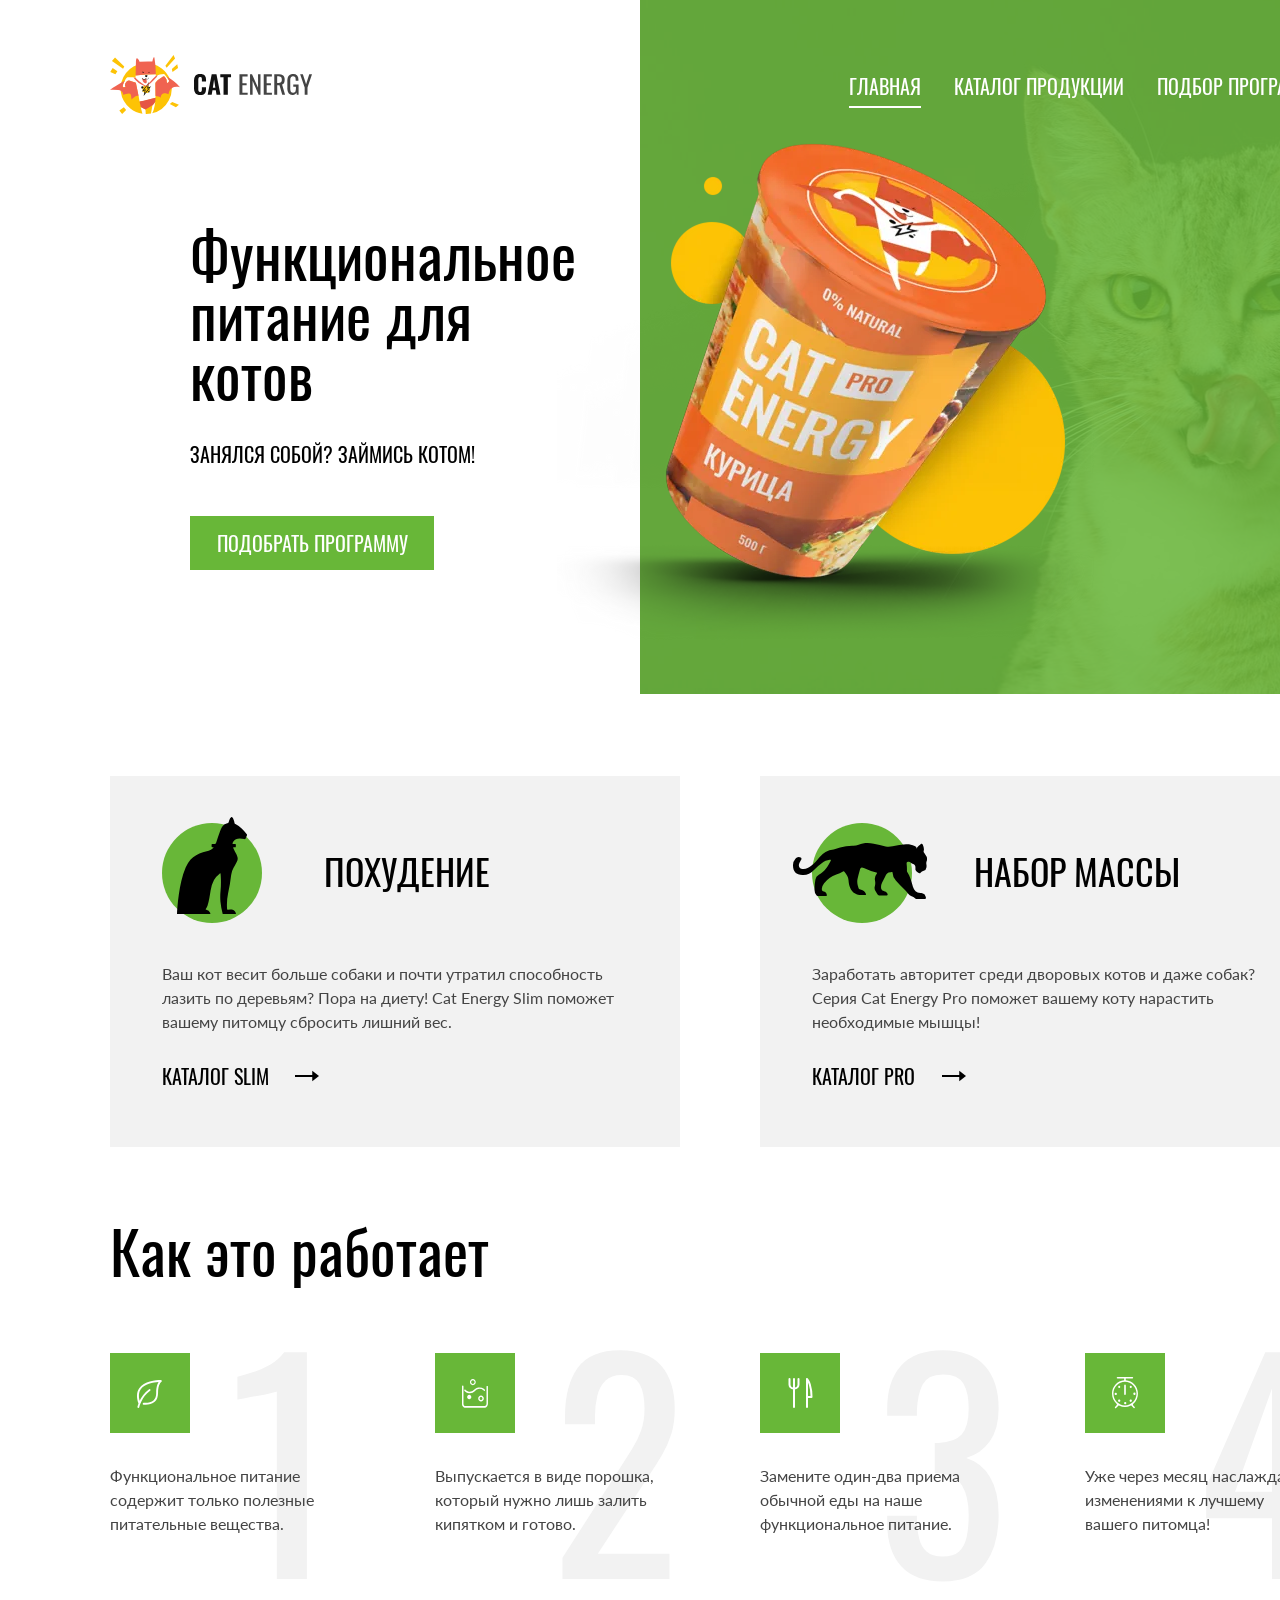
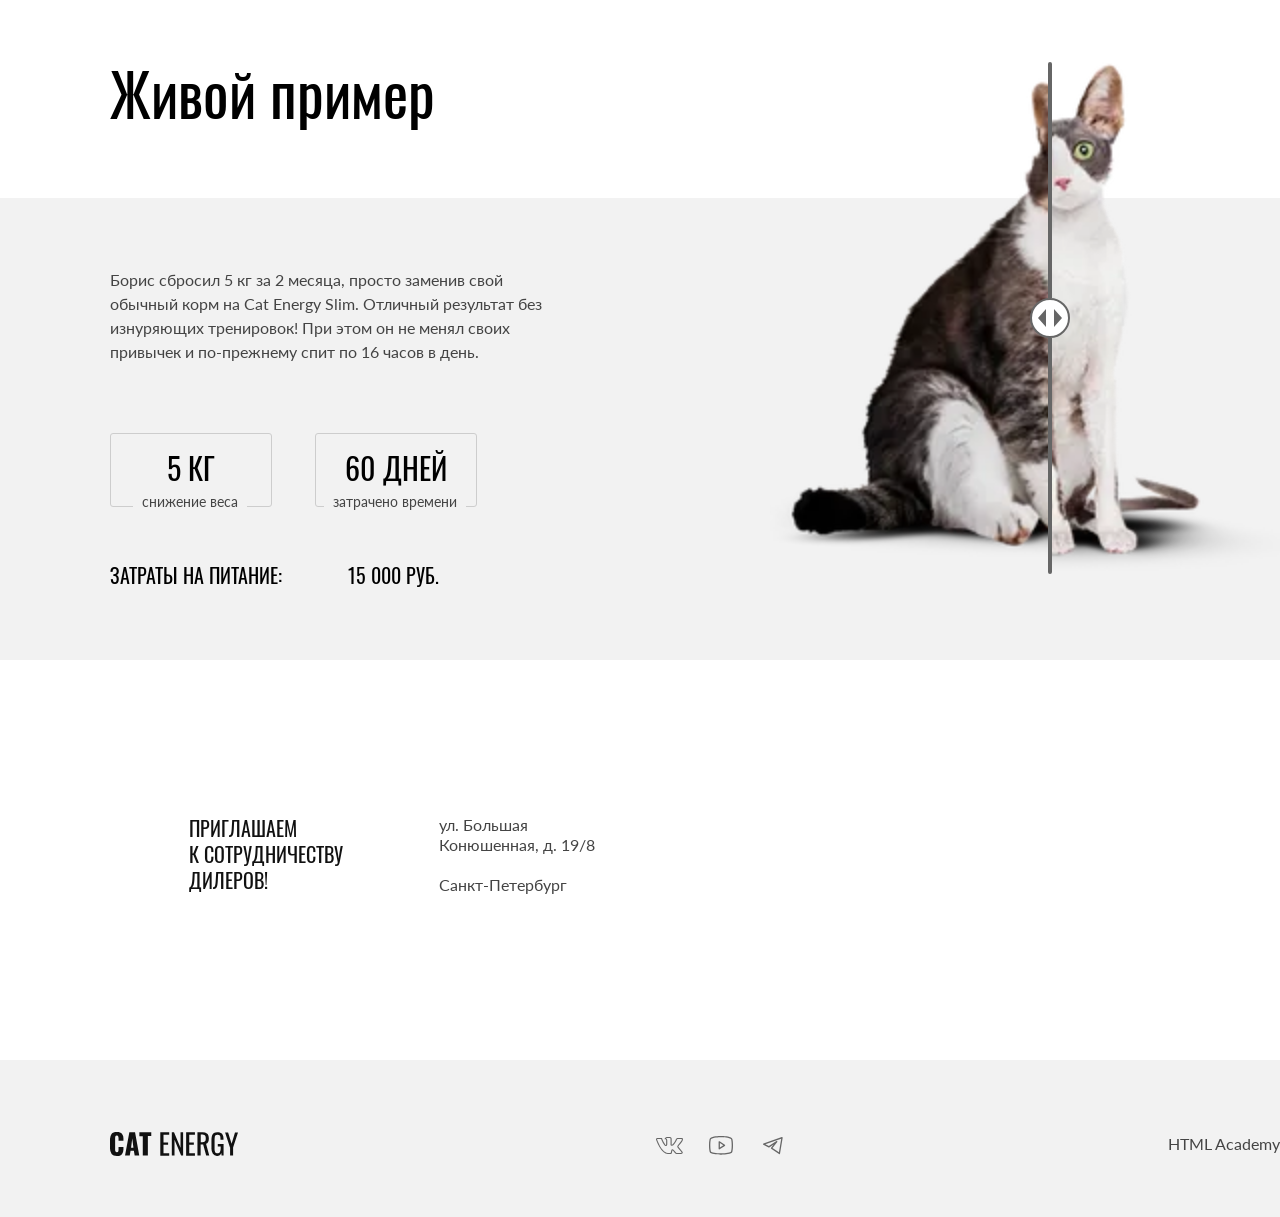
<file: index.html>
<!DOCTYPE html><html class="page" lang="ru"><head><meta charset="UTF-8"><title>cat-energy</title><meta name="viewport" content="width=device-width,initial-scale=1"><link rel="stylesheet" href="styles/styles.css"><script src="scripts/index.js" defer="defer"></script><link rel="icon" href="favicon.ico"><link rel="icon" href="favicons/favicon.svg" type="image/svg+xml"><link rel="apple-touch-icon" href="favicons/apple-icon-180x180.png"><link rel="manifest" href="manifest.webmanifest"><link rel="preload" href="fonts/lato/Lato-Regular.woff2" as="font" type="font/woff2" crossorigin="anonymous"><link rel="preload" href="fonts/oswald/oswaldregular.woff2" as="font" type="font/woff2" crossorigin="anonymous"></head><body class="page__body"><header class="header" data-test="header"><div class="container"><nav class="main-nav main-nav--on main-nav--nojs"><div class="main-nav__logo-container"><a class="main-nav__logo-link" href="index.html"><picture><source media="(min-width: 1200px)" width="70" height="59" type="image/svg+xml" srcset="images/cat-logo-desktop.svg"><source media="(min-width: 768px)" width="60" height="50" type="image/svg+xml" srcset="images/cat-logo-tablet.svg"><img class="header__logo-img" src="images/cat-logo-mobile.svg" alt="логотип сайта" width="33" height="38"></picture></a><a class="header__logo-text-link" href="index.html"><picture><source media="(min-width:1200px)" width="118" height="21" type="image/svg+xml" srcset="images/cat-logo-text-desktop.svg"><img class="header__logo-text logo-text" src="images/cat-logo-text.svg" alt="текстовый логотип сайта" width="101" height="18"></picture></a></div><button class="main-nav__toggle" type="button"><span class="visually-hidden">Переключатель меню</span></button><ul class="main-nav__list"><li class="main-nav__item main-nav__item--active"><a href="#">главная</a></li><li class="main-nav__item"><a href="catalog.html">каталог продукции</a></li><li class="main-nav__item"><a href="#">подбор программы</a></li></ul></nav></div><div class="header__cat-feed"></div></header><main class="main-container"><section class="choose" data-test="hero"><div class="container"><div class="choose__description"><h1 class="choose__title">Функциональное питание для котов</h1><p class="choose__slogon">Занялся собой? Займись котом!</p></div><picture><source type="image/webp" media="(min-width:1200px)" width="552" height="499" srcset="images/cat-feed-desktop@1x.webp, images/cat-feed-desktop@2x.webp 2x"><source type="image/webp" media="(min-width:768px)" width="709" height="609" srcset="images/cat-feed-tablet@1x.webp, images/cat-feed-tablet@2x.webp 2x"><source type="image/webp" width="280" height="270" srcset="images/cat-feed-mobile@1x.webp, images/cat-feed-mobile@2x.webp 2x"><source media="(min-width:1200px)" width="552" height="499" type="image/png" srcset="images/cat-feed-desktop@1x.png, images/cat-feed-desktop@2x.png 2x"><source media="(min-width:768px)" width="709" height="609" srcset="images/cat-feed-tablet@1x.jpg, images/cat-feed-tablet@2x.jpg 2x" type="image/jpeg"><img class="choose__img" src="images/cat-feed-mobile@1x.png" alt="фото корма от магазина" width="280" height="270" srcset="images/cat-feed-mobile@2x.png 2x"></picture><a class="choose__button-link choose__button button" href="#">подобрать программу</a></div></section><section class="catalogs" data-test="programs"><div class="container"><h2 class="visually-hidden">Котологи</h2><ul class="catalogs__list"><li class="catalogs__item"><h3 class="catalogs__title catalogs__title--thin">Похудение</h3><p class="catalogs__description">Ваш кот весит больше собаки и почти утратил способность лазить по деревьям? Пора на диету! Cat Energy Slim поможет вашему питомцу сбросить лишний вес.</p><a class="catalogs__link" href="#">каталог slim</a></li><li class="catalogs__item"><h3 class="catalogs__title catalogs__title--massive">Набор массы</h3><p class="catalogs__description">Заработать авторитет среди дворовых котов и даже собак? Серия Cat Energy Pro поможет вашему коту нарастить необходимые мышцы!</p><a class="catalogs__link catalogs__link--massive" href="#">каталог pro</a></li></ul></div></section><section class="advantages" data-test="features"><div class="container"><h2 class="advantages__title">Как это работает</h2><ul class="advantages__list"><li class="advantages__item advantages__item--nutritious">Функциональное питание содержит только полезные питательные вещества.</li><li class="advantages__item advantages__item--water">Выпускается в виде порошка, который нужно лишь залить кипятком и готово.</li><li class="advantages__item advantages__item--food">Замените один-два приема обычной еды на наше функциональное питание.</li><li class="advantages__item advantages__item--time">Уже через месяц наслаждайтесь изменениями к лучшему<br>вашего питомца!</li></ul></div></section><section class="example" data-test="proof"><div class="container"><div class="example__simple-container"><h2 class="example__title">Живой пример</h2><p class="example__description">Борис сбросил 5 кг за 2 месяца, просто заменив свой обычный корм на Cat Energy Slim. Отличный результат без изнуряющих тренировок! При этом он не менял своих привычек и по-прежнему спит по 16 часов в день.</p><div class="example__container-description"><div class="example__indicators"><div class="example__indicator example-indicator"><p>5 КГ</p><span>снижение веса</span></div><div class="example__indicator example-indicator"><p>60 ДНЕЙ</p><span>затрачено времени</span></div></div><p class="example__expenses"><span>Затраты на питание:</span> <span>15 000 РУБ.</span></p></div></div><div class="example__slids"><div class="example__slide"><picture><source type="image/webp" media="(min-width:768px)" width="560" height="512" srcset="images/thick-cat-example@1x.webp, images/thick-cat-example@2x.webp 2x"><source type="image/webp" width="280" height="256" srcset="images/thick-cat-example-mobile@1x.webp, images/thick-cat-example-mobile@2x.webp 2x"><source media="(min-width:768px)" width="560" height="512" srcset="images/thick-cat-example@1x.png, images/thick-cat-example@2x.png 2x" type="image/png"><img class="example__slide-img" src="images/thick-cat-example-mobile@1x.png" width="280" height="256" alt="Кот до похудения" srcset="images/thick-cat-example-mobile@2x.png 2x"></picture></div><div class="example__slide example__slide--before"><picture><source type="image/webp" media="(min-width:768px)" width="560" height="512" srcset="images/skinny-cat-example@1x.webp, images/skinny-cat-example@2x.webp 2x"><source type="image/webp" width="280" height="256" srcset="images/skinny-cat-example-mobile@1x.webp, images/skinny-cat-example-mobile@2x.webp 2x"><source media="(min-width:768px)" width="560" height="512" srcset="images/skinny-cat-example@1x.png, images/skinny-cat-example@2x.png 2x" type="image/png"><img class="example__slide-img" src="images/skinny-cat-example-mobile@1x.png" width="280" height="256" alt="Кот после похудения" srcset="images/skinny-cat-example-mobile@2x.png 2x"></picture></div><button class="example__slides-button button" type="button"><span class="visually-hidden">кнопка для управления слайдером</span></button></div></div></section><section class="location location--nojs" data-test="contacts"><div class="container"><h2 class="visually-hidden">Карта</h2><div class="location__conteiner-description"><p class="location__description">приглашаем<br>к сотрудничеству<br>дилеров!</p><address class="location__adress">ул. Большая<br>Конюшенная, д. 19/8<br class="location__double-space">Санкт-Петербург</address></div></div><iframe class="location__map" src="https://www.google.com/maps/embed?pb=!1m18!1m12!1m3!1d1998.5989628721386!2d30.320832674763206!3d59.93879652957341!2m3!1f0!2f0!3f0!3m2!1i1024!2i768!4f13.1!3m3!1m2!1s0x4696310fca5afc31%3A0xa24b26c0d196de71!2z0JHQvtC70YzRiNCw0Y8g0JrQvtC90Y7RiNC10L3QvdCw0Y8g0YPQuy4sIDE5LCDQodCw0L3QutGCLdCf0LXRgtC10YDQsdGD0YDQsywgMTkxMTg2!5e0!3m2!1sru!2sru!4v1745107390673!5m2!1sru!2sru" width="320" height="362" style="border:0;" allowfullscreen="" loading="lazy" referrerpolicy="no-referrer-when-downgrade"></iframe><picture><source type="image/webp" media="(min-width:1200px)" width="1440" height="400" srcset="images/map-desktop@1x.webp, images/map-desktop@2x.webp 2x"><source type="image/webp" media="(min-width:768px)" width="768" height="400" srcset="images/map-tablet@1x.webp, images/map-tablet@2x.webp 2x"><source type="image/webp" width="320" height="362" srcset="images/map-mobile@1x.webp, images/map-mobile@2x.webp 2x"><source media="(min-width:1200px)" width="1440" height="400" srcset="images/map-desktop@1x.png, images/map-desktop@2x.png 2x" type="image/png"><source media="(min-width:768px)" width="768" height="400" srcset="images/map-tablet@1x.png, images/map-tablet@2x.png 2x" type="image/png"><img class="location__map-image" src="images/map-mobile@1x.jpg" srcset="images/map-mobile@2x.jpg 2x" width="320" height="362" alt="карта питера с отмеченным магазином"></picture></section></main><footer class="main-footer" data-test="footer"><div class="container"><a class="main-footer__logo-text-link logo-text" href="#"><span class="visually-hidden">Текствый логотиа сайта CAT Energy</span></a><ul class="social-list main-footer__social-list"><li class="social-list__item"><a class="social-list__link social-list__link--vkontakte" href="#"><span class="visually-hidden">Мы в контакте</span></a></li><li class="social-list__item"><a class="social-list__link social-list__link--youtube" href="#"><span class="visually-hidden">Мы в ютубе</span></a></li><li class="social-list__item"><a class="social-list__link social-list__link--telegram" href="#"><span class="visually-hidden">Мы в телеграмме</span></a></li></ul><a class="main-footer__logo-link main-footer-logo-link" href="https://htmlacademy.ru/intensive/adaptive">HTML Academy</a></div></footer></body></html>
</file>
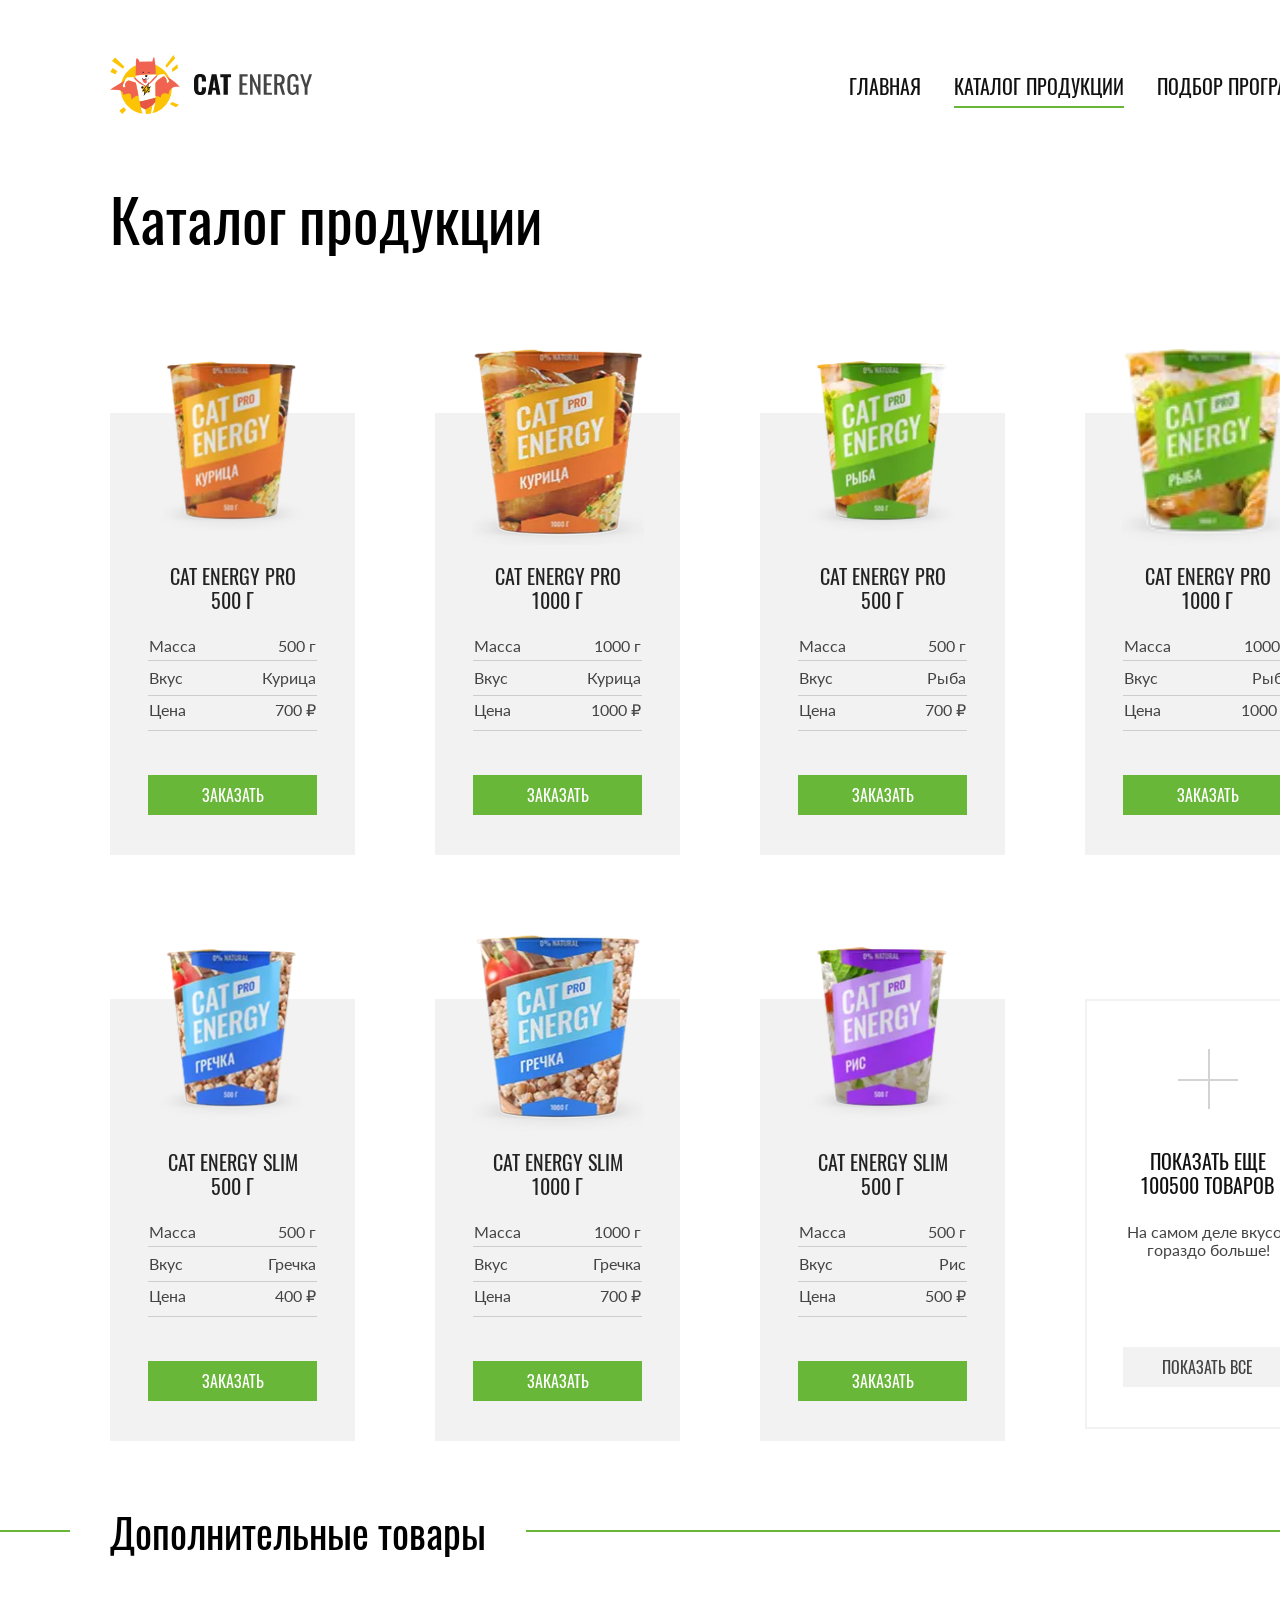
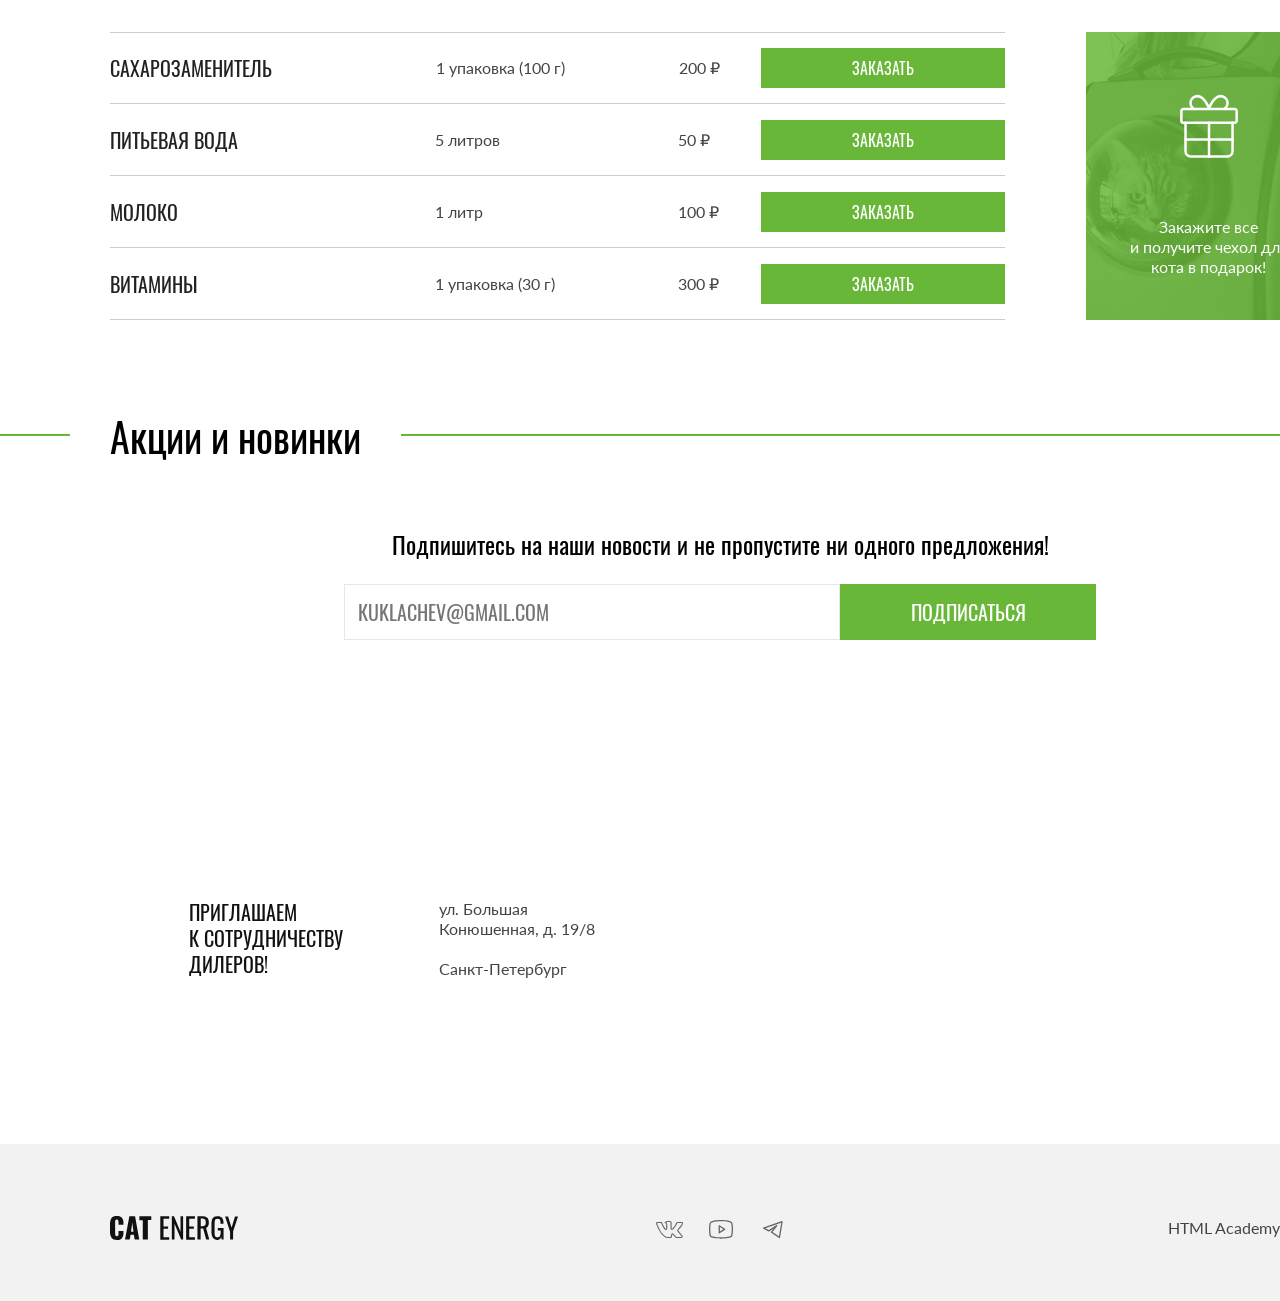
<file: catalog.html>
<!DOCTYPE html><html class="page catalog" lang="ru"><head><meta charset="UTF-8"><title>cat-energy</title><meta name="viewport" content="width=device-width,initial-scale=1"><link rel="stylesheet" href="styles/styles.css"><script src="scripts/index.js" defer="defer"></script><link rel="icon" href="favicon.ico"><link rel="icon" href="favicons/favicon.svg" type="image/svg+xml"><link rel="apple-touch-icon" href="favicons/apple-icon-180x180.png"><link rel="manifest" href="manifest.webmanifest"><link rel="preload" href="fonts/lato/Lato-Regular.woff2" as="font" type="font/woff2" crossorigin="anonymous"><link rel="preload" href="fonts/oswald/oswaldregular.woff2" as="font" type="font/woff2" crossorigin="anonymous"></head><body class="page__body"><header class="header"><div class="container"><nav class="main-nav main-nav--on"><div class="main-nav__logo-container"><a class="main-nav__logo-link" href="index.html"><picture><source media="(min-width: 1200px)" width="70" height="59" type="image/svg+xml" srcset="images/cat-logo-desktop.svg"><source media="(min-width: 768px)" width="60" height="50" type="image/svg+xml" srcset="images/cat-logo-tablet.svg"><img class="header__logo-img" src="images/cat-logo-mobile.svg" alt="логотип сайта" width="33" height="38"></picture></a><a class="header__logo-text-link" href="index.html"><picture><source media="(min-width:1200px)" width="118" height="21" type="image/svg+xml" srcset="images/cat-logo-text-desktop.svg"><img class="header__logo-text header__logo-text--catalog" src="images/cat-logo-text.svg" alt="текстовый логотип сайта" width="101" height="18"></picture></a></div><button class="main-nav__toggle" type="button"><span class="visually-hidden">Переключатель меню</span></button><ul class="main-nav__list main-nav__list-catalog"><li class="main-nav__item"><a href="index.html">главная</a></li><li class="main-nav__item main-nav__item--active"><a href="catalog.html">каталог продукции</a></li><li class="main-nav__item"><a href="#">подбор программы</a></li></ul></nav></div></header><main class="main-inner"><section class="catalog-products" data-test="catalog"><div class="container"><h1 class="catalog-products__title">Каталог продукции</h1><ul class="catalog-products__list"><li class="catalog-products__product-card product-card"><div class="product-card__container"><div class="product-card__image-container"><a class="product-card__link" href="404.html"><picture><source type="image/webp" media="(min-width:768px)" width="161" height="172" srcset="images/catalog-cat-feed-chicken500@1x.webp, images/catalog-cat-feed-chicken500@2x.webp 2x"><source type="image/webp" width="68" height="86" srcset="images/catalog-cat-feed-chicken500-mobile@1x.webp, images/catalog-cat-feed-chicken500-mobile@2x.webp 2x"><source media="(min-width:768px)" width="161" height="172" srcset="images/catalog-cat-feed-chicken500@1x.png, images/catalog-cat-feed-chicken500@2x.png 2x" type="image/png"><img class="catalog-products__img-mini" src="images/catalog-cat-feed-chicken500-mobile@1x.png" width="68" height="86" alt="изображение корма для котов с курицой" srcset="images/catalog-cat-feed-chicken500-mobile@2x.png 2x"></picture></a></div><div class="product-card__characteristics-container"><a class="product-card__link" href="404.html"><h3 class="product-card__title">Cat Energy PRO 500 г</h3></a><dl class="product-card__card-characteristics card-characteristics"><div class="card-characteristics__container"><dt class="card-characteristics__description">Масса</dt><dd class="card-characteristics__mass">500 г</dd></div><div class="card-characteristics__container"><dt class="card-characteristics__description">Вкус</dt><dd class="card-characteristics__taste">Курица</dd></div><div class="card-characteristics__container"><dt class="card-characteristics__description">Цена</dt><dd class="card-characteristics__price">700 ₽</dd></div></dl></div></div><button class="product-card__button button" type="button">заказать</button></li><li class="catalog-products__product-card product-card"><div class="product-card__container"><div class="product-card__image-container"><a class="product-card__link" href="404.html"><picture><source type="image/webp" media="(min-width:1200px)" width="172" height="196" srcset="images/catalog-cat-feed-chicken1000-desktop@1x.webp, images/catalog-cat-feed-chicken1000-desktop@2x.webp 2x"><source type="image/webp" media="(min-width:768px)" width="168" height="206" srcset="images/catalog-cat-feed-chicken1000@1x.webp, images/catalog-cat-feed-chicken1000@2x.webp 2x"><source type="image/webp" width="84" height="100" srcset="images/catalog-cat-feed-chicken1000-mobile@1x.webp, images/catalog-cat-feed-chicken1000-mobile@2x.webp 2x"><source media="(min-width:1200px)" width="172" height="196" srcset="images/catalog-cat-feed-chicken1000-desktop@1x.png, images/catalog-cat-feed-chicken1000-desktop@2x.png 2x" type="image/png"><source media="(min-width:768px)" width="168" height="206" srcset="images/catalog-cat-feed-chicken1000@1x.png, images/catalog-cat-feed-chicken1000@2x.png 2x" type="image/png"><img class="catalog-products__img" src="images/catalog-cat-feed-chicken1000-mobile@1x.png" width="84" height="100" alt="изображение корма для котов с курицой" srcset="images/catalog-cat-feed-chicken1000-mobile@2x.png 2x"></picture></a></div><div class="product-card__characteristics-container"><a class="product-card__link" href="404.html"><h3 class="product-card__title">Cat Energy PRO 1000 г</h3></a><dl class="product-card__card-characteristics card-characteristics"><div class="card-characteristics__container"><dt class="card-characteristics__description">Масса</dt><dd class="card-characteristics__mass">1000 г</dd></div><div class="card-characteristics__container"><dt class="card-characteristics__description">Вкус</dt><dd class="card-characteristics__taste">Курица</dd></div><div class="card-characteristics__container"><dt class="card-characteristics__description">Цена</dt><dd class="card-characteristics__price">1000 ₽</dd></div></dl></div></div><button class="product-card__button button" type="button">заказать</button></li><li class="catalog-products__product-card product-card"><div class="product-card__container"><div class="product-card__image-container"><a class="product-card__link" href="404.html"><picture><source type="image/webp" media="(min-width:768px)" width="163" height="174" srcset="images/catalog-cat-feed-fish500@1x.webp, images/catalog-cat-feed-fish500@2x.webp 2x"><source type="image/webp" width="68" height="78" srcset="images/catalog-cat-feed-fish500-mobile@1x.webp, images/catalog-cat-feed-fish500-mobile@2x.webp 2x"><source media="(min-width:768px)" width="163" height="174" srcset="images/catalog-cat-feed-fish500@1x.png, images/catalog-cat-feed-fish500@2x.png 2x" type="image/png"><img class="catalog-products__img-mini" src="images/catalog-cat-feed-fish500-mobile@1x.png" width="68" height="78" alt="изображение корма для котов с рыбой" srcset="images/catalog-cat-feed-fish500-mobile@2x.png 2x"></picture></a></div><div class="product-card__characteristics-container"><a class="product-card__link" href="404.html"><h3 class="product-card__title">Cat Energy PRO 500 г</h3></a><dl class="product-card__card-characteristics card-characteristics"><div class="card-characteristics__container"><dt class="card-characteristics__description">Масса</dt><dd class="card-characteristics__mass">500 г</dd></div><div class="card-characteristics__container"><dt class="card-characteristics__description">Вкус</dt><dd class="card-characteristics__taste">Рыба</dd></div><div class="card-characteristics__container"><dt class="card-characteristics__description">Цена</dt><dd class="card-characteristics__price">700 ₽</dd></div></dl></div></div><button class="product-card__button button" type="button">заказать</button></li><li class="catalog-products__product-card product-card"><div class="product-card__container"><div class="product-card__image-container"><a class="product-card__link" href="404.html"><picture><source type="image/webp" media="(min-width:1200px)" width="172" height="196" srcset="images/catalog-cat-feed-fish1000-desktop@1x.webp, images/catalog-cat-feed-fish1000-desktop@2x.webp 2x"><source type="image/webp" media="(min-width:768px)" width="168" height="200" srcset="images/catalog-cat-feed-fish1000@1x.webp, images/catalog-cat-feed-fish1000@2x.webp 2x"><source type="image/webp" width="84" height="100" srcset="images/catalog-cat-feed-fish1000-mobile@1x.webp, images/catalog-cat-feed-fish1000-mobile@2x.webp 2x"><source media="(min-width:1200px)" width="172" height="196" srcset="images/catalog-cat-feed-fish1000-desktop@1x.png, images/catalog-cat-feed-fish1000-desktop@2x.png 2x" type="image/png"><source media="(min-width:768px)" width="168" height="200" srcset="images/catalog-cat-feed-fish1000@1x.png, images/catalog-cat-feed-fish1000@2x.png 2x" type="image/png"><img class="catalog-products__img-mini" src="images/catalog-cat-feed-fish1000-mobile@1x.png" width="84" height="100" alt="изображение корма для котов с рыбой" srcset="images/catalog-cat-feed-fish1000-mobile@2x.png 2x"></picture></a></div><div class="product-card__characteristics-container"><a class="product-card__link" href="404.html"><h3 class="product-card__title">Cat Energy PRO 1000 г</h3></a><dl class="product-card__card-characteristics card-characteristics"><div class="card-characteristics__container"><dt class="card-characteristics__description">Масса</dt><dd class="card-characteristics__mass">1000 г</dd></div><div class="card-characteristics__container"><dt class="card-characteristics__description">Вкус</dt><dd class="card-characteristics__taste">Рыба</dd></div><div class="card-characteristics__container"><dt class="card-characteristics__description">Цена</dt><dd class="card-characteristics__price">1000 ₽</dd></div></dl></div></div><button class="product-card__button button" type="button">заказать</button></li><li class="catalog-products__product-card product-card"><div class="product-card__container"><div class="product-card__image-container"><a class="product-card__link" href="404.html"><picture><source type="image/webp" media="(min-width:768px)" width="161" height="171" srcset="images/catalog-cat-feed-buckwheat500@1x.webp, images/catalog-cat-feed-buckwheat500@2x.webp 2x"><source type="image/webp" width="68" height="78" srcset="images/catalog-cat-feed-buckwheat500-mobile@1x.webp, images/catalog-cat-feed-buckwheat500-mobile@2x.webp 2x"><source media="(min-width:768px)" width="161" height="171" srcset="images/catalog-cat-feed-buckwheat500@1x.png, images/catalog-cat-feed-buckwheat500@2x.png 2x" type="image/png"><img class="catalog-products__img-mini" src="images/catalog-cat-feed-buckwheat500-mobile@1x.png" width="68" height="78" alt="изображение корма для котов с гречкой" srcset="images/catalog-cat-feed-buckwheat500-mobile@2x.png 2x"></picture></a></div><div class="product-card__characteristics-container"><a class="product-card__link" href="404.html"><h3 class="product-card__title">Cat Energy SLIM 500 г</h3></a><dl class="product-card__card-characteristics card-characteristics"><div class="card-characteristics__container"><dt class="card-characteristics__description">Масса</dt><dd class="card-characteristics__mass">500 г</dd></div><div class="card-characteristics__container"><dt class="card-characteristics__description">Вкус</dt><dd class="card-characteristics__taste">Гречка</dd></div><div class="card-characteristics__container"><dt class="card-characteristics__description">Цена</dt><dd class="card-characteristics__price">400 ₽</dd></div></dl></div></div><button class="product-card__button button" type="button">заказать</button></li><li class="catalog-products__product-card product-card"><div class="product-card__container"><div class="product-card__image-container"><a class="product-card__link" href="404.html"><picture><source type="image/webp" media="(min-width:1200px)" width="172" height="196" srcset="images/catalog-cat-feed-buckwheat1000-desktop@1x.webp, images/catalog-cat-feed-buckwheat1000-desktop@2x.webp 2x"><source type="image/webp" media="(min-width:768px)" width="168" height="200" srcset="images/catalog-cat-feed-buckwheat1000@1x.webp, images/catalog-cat-feed-buckwheat1000@2x.webp 2x"><source type="image/webp" width="84" height="100" srcset="images/catalog-cat-feed-buckwheat1000-mobile@1x.webp, images/catalog-cat-feed-buckwheat1000-mobile@2x.webp 2x"><source media="(min-width:1200px)" width="172" height="196" srcset="images/catalog-cat-feed-buckwheat1000-desktop@1x.png, images/catalog-cat-feed-buckwheat1000-desktop@2x.png 2x" type="image/png"><source media="(min-width:768px)" width="168" height="200" srcset="images/catalog-cat-feed-buckwheat1000@1x.png, images/catalog-cat-feed-buckwheat1000@2x.png 2x" type="image/png"><img class="catalog-products__img-mini" src="images/catalog-cat-feed-buckwheat1000-mobile@1x.png" width="84" height="100" alt="изображение корма для котов с гречкой" srcset="images/catalog-cat-feed-buckwheat1000-mobile@2x.png 2x"></picture></a></div><div class="product-card__characteristics-container"><a class="product-card__link" href="404.html"><h3 class="product-card__title">Cat Energy SLIM 1000 г</h3></a><dl class="product-card__card-characteristics card-characteristics"><div class="card-characteristics__container"><dt class="card-characteristics__description">Масса</dt><dd class="card-characteristics__mass">1000 г</dd></div><div class="card-characteristics__container"><dt class="card-characteristics__description">Вкус</dt><dd class="card-characteristics__taste">Гречка</dd></div><div class="card-characteristics__container"><dt class="card-characteristics__description">Цена</dt><dd class="card-characteristics__price">700 ₽</dd></div></dl></div></div><button class="product-card__button button" type="button">заказать</button></li><li class="catalog-products__product-card product-card"><div class="product-card__container"><div class="product-card__image-container"><a class="product-card__link" href="404.html"><picture><source type="image/webp" media="(min-width:768px)" width="163" height="174" srcset="images/catalog-cat-feed-rice500@1x.webp, images/catalog-cat-feed-rice500@2x.webp 2x"><source type="image/webp" width="62" height="84" srcset="images/catalog-cat-feed-rice500-mobile@1x.webp, images/catalog-cat-feed-rice500-mobile@2x.webp 2x"><source media="(min-width:768px)" width="163" height="174" srcset="images/catalog-cat-feed-rice500@1x.png, images/catalog-cat-feed-rice500@2x.png 2x" type="image/png"><img class="catalog-products__img-mini" src="images/catalog-cat-feed-rice500-mobile@1x.png" width="72" height="84" alt="изображение корма для котов с курицей" srcset="images/catalog-cat-feed-rice500-mobile@2x.png 2x"></picture></a></div><div class="product-card__characteristics-container"><a class="product-card__link" href="404.html"><h3 class="product-card__title">Cat Energy SLIM 500 г</h3></a><dl class="product-card__card-characteristics card-characteristics"><div class="card-characteristics__container"><dt class="card-characteristics__description">Масса</dt><dd class="card-characteristics__mass">500 г</dd></div><div class="card-characteristics__container"><dt class="card-characteristics__description">Вкус</dt><dd class="card-characteristics__taste">Рис</dd></div><div class="card-characteristics__container"><dt class="card-characteristics__description">Цена</dt><dd class="card-characteristics__price">500 ₽</dd></div></dl></div></div><button class="product-card__button button" type="button">заказать</button></li><li class="catalog-products__product-card card-more"><h3 class="card-more__title">Показать еще 100500 товаров</h3><p class="card-more__description">На самом деле вкусов гораздо больше!</p><button class="card-more__button button button--more" type="button">Показать все</button></li></ul></div></section><section class="additionally" data-test="additional"><div class="container"><h2 class="additionally__title">Дополнительные товары</h2><div class="additionally__container"><ul class="additionally__list"><li class="additionally__item"><div class="additionally__item-description-container"><h3 class="additionally__item-title">Сахарозаменитель</h3><p class="additionally__item-price-container"><span class="additionally__item-description">1 упаковка (100 г) </span><span class="additionally__item-prise">200 ₽</span></p></div><button class="additionally__item-button button" type="button">заказать</button></li><li class="additionally__item"><div class="additionally__item-description-container"><h3 class="additionally__item-title">Питьевая вода</h3><p class="additionally__item-price-container"><span class="additionally__item-description">5 литров </span><span class="additionally__item-prise additionally__item-prise--water">50 ₽</span></p></div><button class="additionally__item-button button" type="button">заказать</button></li><li class="additionally__item"><div class="additionally__item-description-container"><h3 class="additionally__item-title">Молоко</h3><p class="additionally__item-price-container"><span class="additionally__item-description">1 литр </span><span class="additionally__item-prise">100 ₽</span></p></div><button class="additionally__item-button button" type="button">заказать</button></li><li class="additionally__item"><div class="additionally__item-description-container"><h3 class="additionally__item-title">витамины</h3><p class="additionally__item-price-container"><span class="additionally__item-description">1 упаковка (30 г) </span><span class="additionally__item-prise">300 ₽</span></p></div><button class="additionally__item-button button" type="button">заказать</button></li></ul><div class="additionally-present"><p class="additionally-present__description">Закажите все<br>и получите чехол для кота в подарок!</p></div></div></div></section><section class="news"><div class="container"><h2 class="news__title">Акции и новинки</h2><p class="news__description">Подпишитесь на наши новости и не пропустите ни одного предложения!</p><form class="news__form" action="https://echo.htmlacademy.ru" method="post"><label class="visually-hidden" for="news-email">поле для ввода email</label> <input class="news__input" type="email" name="news-input" placeholder="кuklachev@gmail.com" required id="news-email"> <button class="news__button button" type="submit">Подписаться</button></form></div></section><section class="location location--nojs" data-test="contacts"><div class="container"><h2 class="visually-hidden">Карта</h2><div class="location__conteiner-description"><p class="location__description">приглашаем<br>к сотрудничеству<br>дилеров!</p><address class="location__adress">ул. Большая<br>Конюшенная, д. 19/8<br class="location__double-space">Санкт-Петербург</address></div></div><iframe class="location__map" src="https://www.google.com/maps/embed?pb=!1m18!1m12!1m3!1d1998.5989628721386!2d30.320832674763206!3d59.93879652957341!2m3!1f0!2f0!3f0!3m2!1i1024!2i768!4f13.1!3m3!1m2!1s0x4696310fca5afc31%3A0xa24b26c0d196de71!2z0JHQvtC70YzRiNCw0Y8g0JrQvtC90Y7RiNC10L3QvdCw0Y8g0YPQuy4sIDE5LCDQodCw0L3QutGCLdCf0LXRgtC10YDQsdGD0YDQsywgMTkxMTg2!5e0!3m2!1sru!2sru!4v1745107390673!5m2!1sru!2sru" width="320" height="362" style="border:0;" allowfullscreen="" loading="lazy" referrerpolicy="no-referrer-when-downgrade"></iframe><picture><source type="image/webp" media="(min-width:1200px)" width="1440" height="400" srcset="images/map-desktop@1x.webp, images/map-desktop@2x.webp 2x"><source type="image/webp" media="(min-width:768px)" width="768" height="400" srcset="images/map-tablet@1x.webp, images/map-tablet@2x.webp 2x"><source type="image/webp" width="320" height="362" srcset="images/map-mobile@1x.webp, images/map-mobile@2x.webp 2x"><source media="(min-width:1200px)" width="1440" height="400" srcset="images/map-desktop@1x.png, images/map-desktop@2x.png 2x" type="image/png"><source media="(min-width:768px)" width="768" height="400" srcset="images/map-tablet@1x.png, images/map-tablet@2x.png 2x" type="image/png"><img class="location__map-image" src="images/map-mobile@1x.jpg" srcset="images/map-mobile@2x.jpg 2x" width="320" height="362" alt="карта питера с отмеченным магазином"></picture></section></main><footer class="main-footer"><div class="container"><a class="main-footer__logo-text-link logo-text" href="#"><span class="visually-hidden">Текствый логотиа сайта CAT Energy</span></a><ul class="social-list main-footer__social-list"><li class="social-list__item"><a class="social-list__link social-list__link--vkontakte" href="#"><span class="visually-hidden">Мы в контакте</span></a></li><li class="social-list__item"><a class="social-list__link social-list__link--youtube" href="#"><span class="visually-hidden">Мы в ютубе</span></a></li><li class="social-list__item"><a class="social-list__link social-list__link--telegram" href="#"><span class="visually-hidden">Мы в телеграмме</span></a></li></ul><a class="main-footer__logo-link main-footer-logo-link" href="https://htmlacademy.ru/intensive/adaptive">HTML Academy</a></div></footer></body></html>
</file>
<file: styles/styles.css>
@font-face{font-family:Lato;src:url(../fonts/lato/Lato-Regular.woff2)format("woff2");font-weight:400;font-display:swap;font-style:normal}@font-face{font-family:Oswald;src:url(../fonts/oswald/oswaldregular.woff2)format("woff2");font-weight:400;font-display:swap;font-style:normal}body{color:#444;background-color:#fff;width:320px;margin:0 auto;font-family:Lato,Arial,sans-serif;font-size:14px;font-weight:400;line-height:18px}@media (width>=768px){body{width:768px}}@media (width>=1200px){body{width:1440px}}.header__logo-text-link{margin-left:56px;display:block}.header{padding:13px 0 10px;position:relative}@media (width<=767px){.header__logo-text--catalog{display:block}}.header__cat-feed{z-index:-2;background:linear-gradient(90deg,#4f4e53 0% 50%,#434247 50% 100%);width:100vw;min-width:320px;height:302px;position:absolute;top:65px;left:50%;transform:translate(-50%)}.header__cat-feed:after{content:"";background-image:url(../images/cat-feed-background-mobile@1x.jpg);background-repeat:no-repeat;background-size:cover;width:320px;height:302px;position:absolute;left:50%;transform:translate(-50%)}@media (resolution>=2dppx){.header__cat-feed:after{background-image:url(../images/cat-feed-background-mobile@2x.jpg)}}.header__cat-feed:before{content:"";z-index:1;opacity:.85;background-color:#68b738;width:100vw;min-width:320px;height:302px;position:absolute;left:50%;transform:translate(-50%)}@media (width<=767px){.header__cat-feed{top:auto;bottom:-302px}}@media (width>=768px){.header__cat-feed{display:none}}@media (width>=1200px){.header{position:static}.header__cat-feed{width:50vw;height:694px;display:block;top:0;left:auto;right:0;transform:none}.header__cat-feed:before{width:50vw;height:694px}.header__cat-feed:after{background-image:url(../images/cat-feed-background-desktop@1x.jpg);background-size:1040px 694px;width:50vw;height:694px;left:0;transform:none}}@media (width>=1200px) and (resolution>=2dppx){.header__cat-feed:after{background-image:url(../images/cat-feed-background-desktop@2x.jpg)}}@media (width<=767px){.catalog .header__logo-text-link{margin-top:2px}}@media (width>=768px){.header__logo-text-link{margin-left:13px}.header{padding-top:25px}}@media (width>=1200px){.header{padding-top:55px}.header__logo-text-link{margin:0;padding-left:14px}}.button{color:#fff;text-transform:uppercase;cursor:pointer;background-color:#68b738;border:none;width:280px;padding:10px 63.5px;font-family:Oswald,Arial,sans-serif;font-size:16px;line-height:20px}.button:hover{background-color:#5eaa2f}.button:active{color:#ffffff80}.main-nav__item a{color:#000;text-transform:uppercase;font-family:Oswald,Arial,sans-serif;font-size:20px;line-height:20px;text-decoration:none;display:block}.main-nav__logo-container{align-items:center;display:flex}@media (width<=767px){.main-nav__item{text-align:center;margin:0;padding:22px 0 24px;list-style:none;box-shadow:0 -1px #e6e6e6}.main-nav__item:last-child{border-bottom:1px solid #e6e6e6}.main-nav--nojs .main-nav__item{box-shadow:none;position:relative}.main-nav--nojs .main-nav__item:after{content:"";background-color:#e6e6e6;height:1px;position:absolute;bottom:0;left:-20px;right:-20px}.main-nav--nojs .main-nav__item:first-child:before{content:"";background-color:#e6e6e6;width:100vw;height:1px;position:absolute;top:0;left:50%;transform:translate(-50%)}}.main-nav__toggle{z-index:2;cursor:pointer;background-color:#fff;background-image:url(../icons/stack.svg#burger);background-size:24px 24px;border:none;width:24px;height:24px;margin-bottom:3px;padding:0}.main-nav--off .main-nav__toggle{background-image:url(../icons/stack.svg#obelisk);background-size:18px 18px;width:18px;height:18px;margin-top:-5px}.main-nav__list{row-gap:10px}@media (width<=767px){.main-nav--on .main-nav__list{display:none}}.main-nav__logo-link{text-decoration:none}.main-nav{justify-content:space-between;align-items:center;display:flex}@media (width<=767px){.main-nav--nojs .main-nav__toggle{display:none}.main-nav--nojs .main-nav__list{display:block;position:static;transform:none}.main-nav--nojs{flex-wrap:wrap}.main-nav--nojs .main-nav__item{display:block}.main-nav--nojs .main-nav__item:after{width:100vw;left:50%;right:auto;transform:translate(-50%)}.main-nav--nojs .main-nav__item:last-child{border-bottom:none;padding-bottom:14px;position:static}.main-nav--nojs .main-nav__item:last-child:after{content:"";background-color:#e6e6e6;height:1px;position:absolute;bottom:0}.main-nav__list{z-index:10;background-color:#fff;width:100vw;margin:0;padding:0;position:absolute;bottom:-199px;left:50%;transform:translate(-50%)}}@media (width>=768px){.main-nav__toggle{display:none}.main-nav__list{flex-wrap:wrap;column-gap:33px;min-width:436px;margin:0 4px 1px 0;list-style:none;display:flex;position:static}.main-nav__item a{font-size:18px;line-height:24px}.main-nav__item--active{text-underline-offset:11px;-webkit-text-decoration:underline #68b738;text-decoration:underline #68b738;text-decoration-thickness:2px}}@media (width>=1200px){.main-nav__list{row-gap:15px;min-width:475px;max-width:600px;margin-right:2px}.main-nav__item a{color:#fff;font-size:20px;line-height:100%}.main-nav__item:hover{opacity:.6}.main-nav__item:active{opacity:.3}.main-nav__item--active{text-decoration-color:#fff}.main-nav__list-catalog .main-nav__item--active{text-decoration-color:#68b738}.main-nav__item--catalog a{color:#000}.main-nav__list-catalog a{color:#111}.main-nav__logo-container:hover{opacity:.8}.main-nav__logo-container:active{opacity:.6}}.choose__title{color:#fff;text-align:center;margin:0 auto 25px;font-family:Oswald,Arial,sans-serif;font-size:36px;font-weight:400;line-height:36px}.choose__slogon{color:#fff;text-align:center;text-transform:uppercase;margin:0 0 29px;font-family:Oswald,Arial,sans-serif;line-height:14px}.choose__img{margin-bottom:3px;display:block}.choose{margin-top:27px;margin-bottom:20px;position:relative}@media (width<=767px){.choose__button{box-sizing:border-box;margin-top:3px;display:block}}@media (width>=768px){.choose__description{margin-left:90px}.choose__slogon{color:#000;text-align:left;text-transform:uppercase;margin-bottom:21px;font-size:20px;line-height:20px}.choose__title{color:#000;text-align:left;width:416px;margin:0 0 40px;font-size:60px;font-weight:400;line-height:60px}.choose{margin-top:51px;margin-bottom:0}.choose__button{text-align:center;box-sizing:border-box;width:242px;padding:14px 26px;font-size:20px;line-height:26px;text-decoration:none;position:absolute;bottom:526px;left:120px}.choose__img{margin-bottom:0}}@media (width>=1200px){.choose{min-height:470px;margin-top:96px;margin-bottom:82px}.choose__button{width:244px;margin-top:52px;margin-left:80px;display:block;position:static}.choose__img{position:absolute;top:-81px;right:331px}.choose__description{margin-left:80px}.choose__description:after{transform-origin:0;background-position:0;width:720px;height:694px;display:block;top:-224px;left:auto;right:-110px}}.choose__button{text-decoration:none}.catalogs__title{color:#000;text-transform:uppercase;margin:0 0 29px 70px;font-family:Oswald,Arial,sans-serif;font-size:24px;font-weight:400;line-height:37px}.catalogs{margin-bottom:24px}.catalogs__item{background-color:#f2f2f2;margin-bottom:24px;padding:30px 20px 18px;list-style:none;position:relative}.catalogs__list{margin:0;padding:0}.catalogs__item:last-child{margin:0}.catalogs__description{width:227px;margin:0 0 42px}@media (width<=767px){.catalogs__description{position:relative}.catalogs__description:after{content:"";background-color:#d9d9d9;height:1px;position:absolute;bottom:-23px;left:0;right:-13px}}.catalogs__link{color:#000;text-transform:uppercase;align-items:flex-end;width:auto;font-family:Oswald,Arial,sans-serif;font-size:16px;line-height:16px;text-decoration:none;display:flex;position:relative}.catalogs__title--massive:before{content:"";background-image:url(../icons/stack.svg#pumped-cat-mobile);background-repeat:no-repeat;background-size:67px 50px;width:67px;height:50px;position:absolute;top:24px;left:13px}@media (width>=768px){.catalogs__title--massive:before{background-image:url(../icons/stack.svg#pumped-cat-tablet);background-size:auto;width:277px;height:228px}}@media (width>=1200px){.catalogs__title--massive:before{background-image:url(../icons/stack.svg#pumped-cat-desktop);background-size:134px 100px;width:134px;height:100px}}.catalogs__title--thin:before{content:"";background-image:url(../icons/stack.svg#skinny-cat-mobile);background-repeat:no-repeat;background-size:50px 53px;width:50px;height:53px;position:absolute;top:21px;left:20px}@media (width>=768px){.catalogs__title--thin:before{background-image:url(../icons/stack.svg#skinny-cat-tablet);background-size:200px 211px;width:200px;height:211px}}@media (width>=1200px){.catalogs__title--thin:before{background-image:url(../icons/stack.svg#skinny-cat-desktop);background-size:100px 106px;width:100px;height:106px}}.catalogs__link:after{content:"";background-color:#000;flex-shrink:0;order:2;width:9px;height:12px;margin-bottom:2px;margin-left:-2px;display:block;-webkit-mask-image:url(../icons/stack.svg#tip);mask-image:url(../icons/stack.svg#tip);-webkit-mask-size:9px 12px;mask-size:9px 12px;-webkit-mask-repeat:no-repeat;mask-repeat:no-repeat}.catalogs__link:before{content:"";background-color:#000;flex-shrink:0;order:1;width:18px;height:2px;margin-bottom:7px;margin-left:15px;display:block}@media (width>=768px){.catalogs__item{margin-bottom:33px;padding:77px 0 59px 52px}.catalogs__link{padding-right:47px;font-size:20px;line-height:100%}.catalogs__link:before{margin-bottom:9px;margin-left:25px}.catalogs__link:after{margin-bottom:4px}.catalogs__description{width:340px;margin-bottom:57px;font-size:16px;line-height:24px}.catalogs__title{width:340px;margin:0 0 24px;font-size:36px;line-height:36px}.catalogs__title--massive:before{top:81px;left:auto;right:25px}.catalogs__title--thin:before{top:81px;left:auto;right:63px}.catalogs{margin-bottom:48px}}@media (width>=1200px){.catalogs__item{box-sizing:border-box;width:570px;margin:0;padding-bottom:61px}.catalogs__list{flex-wrap:wrap;gap:80px;display:flex}.catalogs__description{width:457px;margin-bottom:32px;font-size:16px;line-height:24px}.catalogs__title{margin-bottom:73px;margin-left:162px;font-size:36px;line-height:36px}.catalogs__link{font-size:20px;line-height:100%}.catalogs__link:before{margin-left:26px;transition:width .3s}.catalogs__link--massive:before{margin-left:27px}.catalogs__title--thin:before{top:41px;left:52px;right:auto}.catalogs__title--massive:before{top:47px;left:33px;right:auto}.catalogs{margin-bottom:73px}.catalogs__link:hover:before{width:28px}.catalogs__link:active{opacity:.3}}.catalogs__link--massive:after{left:124px}.catalogs__link--massive:before{left:98px}@media (width>=768px){.catalogs__link--massive:after{left:145px}.catalogs__link--massive:hover:after{left:155px}.catalogs__link--massive:before{left:129px}}@media (width<=767px){.catalogs__link--massive:after{left:114px}}.advantages__title{color:#000;margin:0 0 42px;font-family:Oswald,Arial,sans-serif;font-size:36px;font-weight:400;line-height:40px}.advantages{margin-bottom:53px}.advantages__item{max-width:200px;margin-bottom:26px;margin-left:80px;list-style:none;position:relative}.advantages__item:last-child{margin:0 0 0 80px}.advantages__item--nutritious:before{content:"";background-image:url(../icons/stack.svg#leaf-mobile);width:60px;height:60px;position:absolute}@media (width>=768px){.advantages__item--nutritious:before{background-image:url(../icons/stack.svg#leaf);width:80px;height:80px}}.advantages__item--water:before{content:"";background-image:url(../icons/stack.svg#boiling-mobile);width:60px;height:60px;position:absolute}@media (width>=768px){.advantages__item--water:before{background-image:url(../icons/stack.svg#boiling);width:80px;height:80px}}.advantages__item--food:before{content:"";background-image:url(../icons/stack.svg#devices-mobile);width:60px;height:60px;position:absolute}@media (width>=768px){.advantages__item--food:before{background-image:url(../icons/stack.svg#devices);width:80px;height:80px}}.advantages__item--time:before{content:"";background-image:url(../icons/stack.svg#alarm-mobile);width:60px;height:60px;position:absolute}@media (width>=768px){.advantages__item--time:before{background-image:url(../icons/stack.svg#alarm);width:80px;height:80px}}.advantages__item:before{top:-2px;left:-80px}.advantages__list{margin:0;padding:0}@media (width>=768px){.advantages__title{margin-bottom:32px;font-size:60px;line-height:60px}.advantages__item{max-width:250px;min-height:129px;margin:0;padding-top:151px;font-size:16px;line-height:24px}.advantages__item:last-child{margin:0}.advantages__list{flex-wrap:wrap;grid-template-columns:repeat(2,250px);justify-content:space-between;row-gap:37px;padding-right:74px;display:grid}.advantages__item:before{top:40px;left:0}.advantages{margin-bottom:47px}}@media (width>=1200px){.advantages{margin-bottom:69px}.advantages__list{padding-right:0;display:flex}.advantages__item--time{max-width:245px}.advantages__title{margin-bottom:33px}}@media (width>=768px){.advantages__list{counter-reset:item-numbers}.advantages__item{z-index:3;position:relative}.advantages__item:after{counter-increment:item-numbers;content:counter(item-numbers);color:#f2f2f2;z-index:-1;font-family:Oswald,Arial,sans-serif;font-size:280px;font-weight:400;line-height:280px;position:absolute;bottom:0;right:0}.advantages__item--nutritious:after{right:25px}}@media (width<=767px){.advantages__item--time br{display:none}}.example-indicator p{color:#000;text-transform:uppercase;margin:0;font-family:Oswald,Arial,sans-serif;font-size:24px;line-height:24px}.example-indicator span{font-size:12px;line-height:12px}.example__title{color:#000;margin:0 0 40px;font-family:Oswald,Arial,sans-serif;font-size:36px;font-weight:400;line-height:40px}.example__expenses{color:#000;text-align:center;margin:0 0 20px;font-family:Oswald,Arial,sans-serif;line-height:20px}.example__slides-button{z-index:1;background-color:#fff;border:2px solid #666;border-radius:50%;width:40px;height:40px;padding:0;position:absolute;top:50%;left:50%;transform:translate(-50%,-50%)}.example__slides-button:hover{background-color:#fff;border-color:#68b738}.example__slides-button:hover:before{background-color:#68b738}.example__slides-button:focus{border-color:#68b738}.example__slides-button:focus:before{background-color:#68b738}.example__slides-button:active{opacity:.6;border-color:#5eaa2f}.example__slides-button:active:before{opacity:.6;background-color:#5eaa2f}.example__slides-button:after{content:"";z-index:0;background:linear-gradient(0deg,#666 0 108px,#0000 108px 148px,#666 148px 256px);border-radius:2px;width:4px;height:256px;position:absolute;top:50%;left:50%;transform:translate(-50%,-50%)}@media (width>=768px){.example__slides-button:after{background:linear-gradient(0deg,#666 0 236px,#0000 236px 276px,#666 276px 512px);height:512px}}.example__slides-button:hover:after{background:linear-gradient(0deg,#68b738 0 108px,#0000 108px 148px,#68b738 148px 256px)}@media (width>=768px){.example__slides-button:hover:after{background:linear-gradient(0deg,#68b738 0 236px,#0000 236px 276px,#68b738 276px 512px)}}.example__slides-button:active:after{background:linear-gradient(0deg,#5eaa2f 0 108px,#0000 108px 148px,#5eaa2f 148px 256px)}@media (width>=768px){.example__slides-button:active:after{background:linear-gradient(0deg,#68b738 0 236px,#0000 236px 276px,#68b738 276px 512px)}}.example__slides-button:before{content:"";background-color:#666;width:24px;height:18px;position:absolute;top:9px;left:6px;-webkit-mask-image:url(../icons/stack.svg#double-arrow);mask-image:url(../icons/stack.svg#double-arrow);-webkit-mask-size:24px 18px;mask-size:24px 18px;-webkit-mask-repeat:no-repeat;mask-repeat:no-repeat}@media (width<=767px){.example{background-color:#eaeaea;padding-top:25px;position:relative}.example:after{content:"";z-index:-1;background-color:#eaeaea;width:100vw;height:100%;position:absolute;top:0;left:50%;transform:translate(-50%)}}.example__description{margin:0 0 20px}.example__indicators{justify-content:space-between;margin-bottom:32px;display:flex}.example__indicator p{text-align:center;box-sizing:border-box;border:1px solid #cdcdcd;border-radius:3px;width:124px;padding:14.5px 0 17.5px}.example__indicator span{text-align:center;box-sizing:border-box;background-color:#eaeaea;max-width:87px;margin:0 auto;padding:0 10px;font-size:12px;line-height:12px;display:block;position:absolute;bottom:-13px;left:-2px;right:0}.example__expenses span{text-transform:uppercase}.example__indicator{position:relative}.example__slids{width:280px;height:256px;display:flex;position:relative}.example__slide{width:50%;overflow:hidden}.example__slide-img{width:280px;height:256px}.example__slide--before .example__slide-img{transform:translate(-50%)}.example{padding-bottom:41px}@media (width>=768px){.example__slids{width:560px;height:512px;margin:0 auto}.example__slide-img{width:560px;height:512px}.example__title{margin-bottom:60px;font-size:60px;line-height:60px}.example{padding-top:45px;padding-bottom:101px;position:relative}.example__description{margin-bottom:54px;font-size:16px;line-height:24px}.example__description:after{content:"";z-index:-1;background-color:#f2f2f2;width:100vw;height:462px;position:absolute;bottom:0;left:50%;transform:translate(-50%)}.example__indicator p{width:162px;padding:15px 0 20px;font-size:30px;line-height:37px}.example__indicator span{background-color:#fff;max-width:max-content;padding:0 9px;font-size:14px;line-height:14px;bottom:11px}.example__indicators{width:367px;margin:0}.example__container-description{margin-bottom:88px;display:flex}.example__expenses{text-align:right;width:174px;height:max-content;margin-top:11px;margin-left:auto;font-size:20px;line-height:20px}.example__expenses span{margin-bottom:9px;display:block}}@media (width>=768px) and (width<=1190px){.example:before{content:"";background-color:#e6e6e6;width:100%;height:1px;position:absolute;top:0;left:0}}@media (width>=1200px){.example{padding:0}.example__simple-container{width:436px;margin-bottom:75px}.example__title{margin-bottom:146px}.example .container{justify-content:space-between;display:flex}.example__description{width:434px;margin-bottom:69px}.example__description:after{min-width:1440px}.example__container-description{flex-direction:column;margin:0}.example__indicators{margin-bottom:58px}.example__expenses{width:max-content;margin:0;display:flex}.example__expenses span{margin:0 66px 0 0}.example__indicator span{background-color:#f2f2f2;bottom:-2px}.example__slids{margin:0}}.location__description{color:#111;text-transform:uppercase;flex-shrink:0;margin:0;font-family:Oswald,Arial,sans-serif;font-size:16px;line-height:20px}.location--nojs .location__map,.location__map-image{display:none}.location--nojs .location__map-image{display:block}.location__adress{flex-shrink:0;margin-left:16.5px;font-style:normal;line-height:20px}.location__conteiner-description{z-index:3;padding:26px 0;display:flex}.location__map{z-index:2;width:100vw;display:block;position:relative;left:50%;transform:translate(-50%)}@media (width>=768px){.location__conteiner-description{padding:60px 40px}.location__map{width:100vw;height:400px}.location__double-space{content:"";margin-bottom:20px;display:block}.location__adress{text-align:right;margin-left:auto;font-size:16px}.location__description{min-width:163px;font-size:20px;line-height:26px}}@media (width>=1200px){.location__conteiner-description{background-color:#fff;padding:60px 79px;position:absolute;top:95px;left:110px}.location{position:relative}.location__map{width:100vw;min-width:1440px;height:400px}.location__description{margin-right:87px}.location__adress{text-align:left}}.main-footer{background-color:#f2f2f2;padding:40px 0;position:relative}.main-footer:before{content:"";z-index:-1;background-color:#f2f2f2;width:100vw;height:100%;position:absolute;bottom:0;left:50%;transform:translate(-50%)}.main-footer__logo-text-link{background-color:#111;flex-shrink:0;width:128px;height:24px;margin:0 auto 19px;display:inline-block;position:relative;-webkit-mask-image:url(../icons/stack.svg#cat-logo-text-footer);mask-image:url(../icons/stack.svg#cat-logo-text-footer);-webkit-mask-repeat:no-repeat;mask-repeat:no-repeat;-webkit-mask-clip:border-box;mask-clip:border-box}.main-footer__logo-text-link:hover,.main-footer__logo-text-link:focus-visible{background-color:#3e3e3e}.main-footer__logo-text-link:active{background-color:#6b6b6b}@media (width<=767px){.main-footer__social-list{position:relative}.main-footer__social-list:after{content:"";background-color:#d9d9d9;height:1px;position:absolute;bottom:-17px;left:-74px;right:-74px}.main-footer__social-list:before{content:"";background-color:#d9d9d9;height:1px;position:absolute;top:-20px;left:-74px;right:-74px}}.main-footer__logo-text{display:block}.main-footer__social-list{margin:20px auto}.main-footer .container{flex-direction:column;display:flex}.main-footer__logo-link{flex-shrink:0;margin-top:17px}@media (width>=768px){.main-footer .container{flex-direction:row;justify-content:space-between;align-items:center}.main-footer__social-list{margin:0 0 0 36px}.main-footer__logo-text-link{margin:0}.main-footer{padding:56px 0}.main-footer-logo-link{width:162px;margin:0}}@media (width>=1200px){.main-footer{padding-top:67px}}.social-list__link--vkontakte{background-color:#666;width:28px;height:22px;display:inline-block;-webkit-mask-image:url(../icons/stack.svg#vkontakte);mask-image:url(../icons/stack.svg#vkontakte);-webkit-mask-size:auto;mask-size:auto;-webkit-mask-repeat:no-repeat;mask-repeat:no-repeat}.social-list__link--youtube{background-color:#666;width:28px;height:22px;display:inline-block;-webkit-mask-image:url(../icons/stack.svg#youtube);mask-image:url(../icons/stack.svg#youtube);-webkit-mask-size:auto;mask-size:auto;-webkit-mask-repeat:no-repeat;mask-repeat:no-repeat}.social-list__link--telegram{background-color:#666;width:28px;height:22px;display:inline-block;-webkit-mask-image:url(../icons/stack.svg#telegram);mask-image:url(../icons/stack.svg#telegram);-webkit-mask-size:auto;mask-size:auto;-webkit-mask-repeat:no-repeat;mask-repeat:no-repeat}.social-list__link:hover,.social-list__link:focus{background-color:#68b738}.social-list__link:active{opacity:.3;background-color:#68b738}.social-list{flex-wrap:wrap;justify-content:center;gap:24px;max-width:280px;padding:0;list-style:none;display:flex}@media (width>=768px){.social-list{max-width:none;margin-top:6px}}.main-footer-logo-link{color:#444;justify-content:space-between;align-items:center;font-size:16px;line-height:20px;text-decoration:none;display:flex}.main-footer-logo-link:after{content:"";background-color:#666;width:27px;height:34px;display:inline-block;-webkit-mask-image:url(../icons/stack.svg#logo-html);mask-image:url(../icons/stack.svg#logo-html);-webkit-mask-size:auto;mask-size:auto;-webkit-mask-repeat:no-repeat;mask-repeat:no-repeat}.main-footer-logo-link:hover:after,.main-footer-logo-link:focus:after{background-color:#68b738}.main-footer-logo-link:active:after{opacity:.3;background-color:#68b738}.catalog-products__title{color:#000;margin:0;padding:28px 0 42px;font-family:Oswald,Arial,sans-serif;font-size:36px;font-weight:400;line-height:36px}.catalog-products__img-mini,.catalog-products__img{display:block}@media (width<=767px){.catalog-products__title{position:relative}.catalog-products__title:after{content:"";background-color:#ebebeb;height:1px;position:absolute;bottom:0;left:-20px;right:-20px}.catalog-products__title:before{content:"";background-color:#d9d9d9;height:1px;position:absolute;top:0;left:-20px;right:-20px}.catalog-products__product-card{margin-bottom:1px;position:relative}.catalog-products__product-card:after{content:"";background-color:#ebebeb;height:1px;position:absolute;bottom:0;left:-20px;right:-20px}.catalog-products__img-mini,.catalog-products__img{margin:auto}}.catalog-products__list{margin:0;padding:0;list-style:none}.catalog-products__product-card{padding:20px 0 25px}@media (width>=768px){.catalog-products{margin-bottom:74px}.catalog-products__list{grid-template-columns:repeat(2,324px);align-items:flex-start;gap:140px 60px;display:grid}.catalog-products__product-card{box-sizing:border-box;background-color:#f2f2f2;width:324px;min-height:430px;padding:0 37px 40px}.catalog-products__title{margin:51px 0 165px;padding:0;font-size:60px;line-height:60px}}@media (width>=1200px){.catalog-products{margin-bottom:71px}.catalog-products__list{grid-template-columns:repeat(4,245px);gap:144px 80px}.catalog-products__title{margin-top:60px}.catalog-products__product-card{width:245px;padding:0 38px 40px}.catalog-products__img:hover{opacity:.6}.catalog-products__img:active{opacity:.3}.catalog-products__img-mini:hover{opacity:.6}.catalog-products__img-mini:active{opacity:.3}}.product-card__title{color:#222;text-transform:uppercase;margin:0 0 14px;font-family:Oswald,Arial,sans-serif;font-size:16px;font-weight:400;line-height:20px}.product-card__container{display:flex}@media (width<=767px){.product-card__button{width:100%}.product-card__container{margin-bottom:16px}.product-card__characteristics-container{width:140px}.product-card__title{width:76px}.product-card__image-container{justify-content:center;align-items:center;width:140px;height:107px;display:flex}}@media (width>=768px){.product-card__container{flex-direction:column}.product-card__image-container{justify-content:center;align-items:center;width:200px;height:210px;margin:-71px auto 12px;display:flex}.product-card__title{text-align:center;text-transform:uppercase;width:135px;margin:10px auto 21px;font-size:20px;font-weight:400;line-height:24px}.product-card__button{width:100%;margin-top:32px}}@media (width>=1200px){.product-card__image-container{width:169px}.product-card__button{padding:10px 0}.product-card__title{margin-top:0;margin-bottom:24px}.product-card__title:hover{opacity:.6}.product-card__title:active{opacity:.3}}.product-card__link{text-decoration:none}.card-characteristics{font-size:12px;line-height:16px}.card-characteristics__container{justify-content:space-between;display:flex}@media (width>=768px){.card-characteristics__container{margin-bottom:7px;padding-bottom:5px;font-size:16px;line-height:20px;position:relative}.card-characteristics__container:after{content:"";background-color:#cdcdcd;height:1px;position:absolute;bottom:0;left:0;right:0}.card-characteristics__container:last-child{margin-bottom:0;padding-bottom:5px}}@media (width>=1200px){.card-characteristics__container{padding:0 1px 5px}.card-characteristics__container:nth-child(2){margin-bottom:4px;padding-bottom:8px}.card-characteristics__container:last-child{padding-bottom:11px}}.card-more__title{color:#111;text-transform:uppercase;margin-top:57px;margin-bottom:8px;font-family:Oswald,Arial,sans-serif;font-size:16px;font-weight:400;line-height:20px}.card-more__title:before{content:"";background-image:url(../icons/stack.svg#plus-mobile);background-repeat:no-repeat;background-size:30px 30px;width:30px;height:30px;position:absolute;top:25px;left:125px}@media (width>=768px){.card-more__title:before{background-image:url(../icons/stack.svg#plus);background-size:60px 60px;width:60px;height:60px;top:50px;left:50%;transform:translate(-50%)}}.card-more__description{margin:0 0 21px;font-size:12px;line-height:16px}.card-more{text-align:center;flex-direction:column;display:flex;position:relative}.card-more__button{color:#444;background-color:#f2f2f2;width:100%}.card-more__button:hover{background-color:#ebebeb}.card-more__button:active{color:#444;background-color:#ebebeb}@media (width>=768px){.card-more{box-sizing:border-box;background-color:#fff;border:2px solid #f2f2f2}.card-more__title{width:134px;margin:160px auto 23px;font-size:20px;line-height:24px}.card-more__description{width:170px;margin:0 auto 15px;font-size:16px;line-height:18px}.card-more__button{margin-top:auto}}@media (width>=1200px){.card-more__button{padding:10px 0}.card-more__title:before{top:48px;left:50%;transform:translate(-50%)}.card-more{padding:0 36px 40px}.card-more__title{margin:148px auto 26px}.card-more__description{margin:0 auto}}.additionally__title{color:#000;background-color:#fff;width:-moz-fit-content;width:fit-content;margin:25px 0 36px;font-family:Oswald,Arial,sans-serif;font-size:24px;font-weight:400;line-height:24px;position:relative;box-shadow:-20px 0 #fff,40px 0 #fff}.additionally__title:before{content:"";z-index:-1;background-color:#68b738;width:100vw;height:2px;position:absolute;bottom:12px;right:0;box-shadow:100vw 0 #68b738}@media (width<=767px){.additionally__title{position:relative}.additionally__title:after{content:"";background-color:#cdcdcd;width:280px;height:1px;position:absolute;bottom:-36px;left:0}}.additionally__item h3{color:#222;text-transform:uppercase;margin:0 0 13px;font-family:Oswald,Arial,sans-serif;font-size:16px;font-weight:400;line-height:16px}.additionally__item span{font-size:14px;line-height:14px}.additionally__item{padding:13px 0 19px;list-style:none;position:relative}.additionally__item:after{content:"";background-color:#cdcdcd;height:1px;position:absolute;bottom:0;left:0;right:0}.additionally__list{margin:0;padding:0}.additionally{margin-bottom:40px}.additionally__item-price-container{justify-content:space-between;margin:0 0 15px;display:flex}.additionally__item-button{width:100%}@media (width>=768px){.additionally__title{box-shadow:none;background-color:#fff;width:-moz-fit-content;width:fit-content;margin:0 0 80px;padding:0 40px;font-size:32px;line-height:32px}.additionally__title:before{bottom:16px}.additionally__item{padding:26px 38px 28px}.additionally__item:last-child:after{position:static}.additionally__item-description-container{justify-content:space-between;display:flex}.additionally{margin-bottom:80px}.additionally__list{outline:1px solid #cdcdcd}.additionally__item h3{margin-bottom:25px;font-size:20px;line-height:20px}.additionally__item span{font-size:16px;line-height:20px}.additionally__item-prise{margin-left:49px;margin-right:3px}.additionally__item-prise--water{margin-left:59px}.additionally__item-price-container{margin-top:2px}}@media (width>=1200px){.additionally__item{justify-content:space-between;align-items:center;padding:16px 0;display:flex}.additionally__list{outline:none;width:895px}.additionally__item:last-child{margin-top:0}.additionally{margin-bottom:96px}.additionally__title{margin-left:-40px;font-size:40px;line-height:40px}.additionally__title:before{bottom:20px}.additionally__item-button{width:244px}.additionally__item:last-child:after{position:absolute}.additionally__item:first-child:before{content:"";background-color:#cdcdcd;height:1px;position:absolute;top:0;left:0;right:0}.additionally__item h3{min-width:161px;margin:0;font-size:20px;line-height:20px}.additionally__item-price-container{margin:0 0 0 164px}.additionally__item-price-container span{font-size:16px;line-height:20px}.additionally__item-description{min-width:131px}.additionally__item-prise{margin-left:112px}.additionally__container{justify-content:space-between;display:flex}}.additionally-present__description{color:#fff;text-align:center;align-self:flex-end;width:161px;margin:0 auto 43px;font-size:16px;line-height:20px}@media (width>=768px){.additionally-present__description{text-align:left;margin:auto 125px auto auto}}@media (width>=1200px){.additionally-present__description{text-align:center;margin:auto auto 43px}}.additionally-present__description:before{content:"";background-image:url(../icons/stack.svg#present-mobile);background-repeat:no-repeat;background-size:78px 80px;width:78px;height:80px;position:absolute;top:58px;left:101px}@media (width>=768px){.additionally-present__description:before{background-image:url(../icons/stack.svg#present-tablet);background-size:80px 82px;width:80px;height:82px;top:57px;left:77px}}@media (width>=1200px){.additionally-present__description:before{background-image:url(../icons/stack.svg#present-desktop);background-size:80px 83px;width:80px;height:83px;top:56px;left:83px}}.additionally-present{z-index:-1;background-image:url(../images/present-background-mobile@1x.jpg);background-repeat:no-repeat;background-size:280px 290px;width:280px;height:290px;margin-top:35px;padding:0;display:flex;position:relative}@media (resolution>=2dppx){.additionally-present{background-image:url(../images/present-background-mobile@2x.jpg)}}.additionally-present:before{content:"";opacity:.85;z-index:-2;background-color:#68b738;width:280px;height:290px;position:absolute;top:0;left:0}@media (width>=768px){.additionally-present{background-image:url(../images/present-background-tablet@1x.jpg);background-size:708px 200px;width:708px;height:200px;margin-top:70px}}@media (width>=768px) and (resolution>=2dppx){.additionally-present{background-image:url(../images/present-background-tablet@2x.jpg)}}@media (width>=768px){.additionally-present:before{width:708px;height:200px}}@media (width>=1200px){.additionally-present{background-image:url(../images/present-background-desktop@1x.jpg);background-size:245px 288px;width:245px;height:288px;margin-top:0}}@media (width>=1200px) and (resolution>=2dppx){.additionally-present{background-image:url(../images/present-background-desktop@2x.jpg)}}@media (width>=1200px){.additionally-present:before{width:245px;height:288px}.additionally-present{margin-right:-1px}}.news__title{color:#000;background-color:#fff;width:-moz-fit-content;width:fit-content;margin:0 0 31px;font-family:Oswald,Arial,sans-serif;font-size:24px;font-weight:400;line-height:24px;position:relative;box-shadow:-20px 0 #fff,40px 0 #fff}.news__title:before{content:"";z-index:-1;background-color:#68b738;width:100vw;height:2px;position:absolute;bottom:13px;right:0;box-shadow:100vw 0 #68b738}.news__description{color:#000;text-align:center;margin-bottom:24px;font-family:Oswald,Arial,sans-serif;font-size:16px;line-height:24px}.news__input{text-transform:uppercase;color:#444;box-sizing:border-box;border:1px solid #e7e7e7;border-radius:0%;width:100%;height:56px;margin-bottom:16px;padding:13px;font-family:Oswald,Arial,sans-serif;font-size:20px;line-height:20px}.news__input:hover{border:1px solid #cdcdcd}.news__input:focus-visible{outline:2px solid #444}.news__input--error,.news__input--error:hover{border:2px solid #ff8282}.news__input--error:focus-visible{border:2px solid #ff8282;outline:none}.news__button{width:100%;padding-top:15px;padding-bottom:15px;font-size:20px;line-height:26px}.news{margin-bottom:40px}@media (width>=768px){.news{margin-bottom:80px}.news__title{box-shadow:none;background-color:#fff;margin-bottom:66px;padding:0 40px;font-size:32px;line-height:32px}.news__title:before{bottom:16px}.news__description{width:632px;margin:0 auto 24px;font-size:24px;line-height:32px}.news__input{width:376px;margin:0;font-size:20px;line-height:20px}.news__button{width:256px}.news__form{justify-content:center;display:flex}}@media (width>=1200px){.news{margin-bottom:104px}.news__title{margin-bottom:72px;margin-left:-40px;font-size:40px;line-height:40px}.news__title:before{bottom:20px}.news__description{width:-moz-fit-content;width:fit-content}.news__input{width:496px}}.container{width:280px;margin:0 auto}@media (width>=768px){.container{width:708px}}@media (width>=1200px){.container{width:1220px}}.visually-hidden{clip:rect(0 0 0 0);border:0;width:1px;height:1px;margin:-1px;padding:0;position:absolute;overflow:hidden}
</file>
